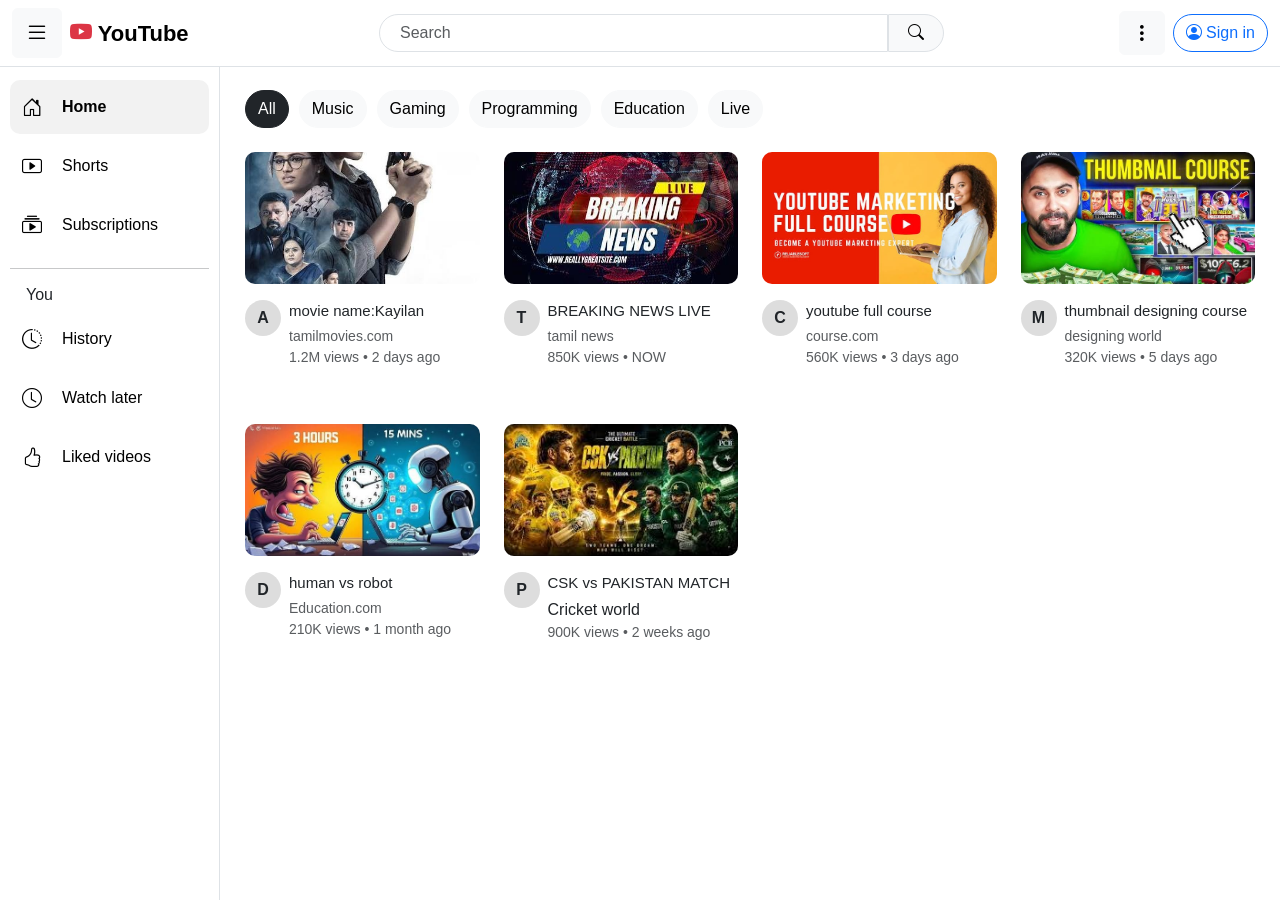
<file: index.html>
<!DOCTYPE html>
<html lang="en">
<head>
    <meta charset="UTF-8">
    <meta name="viewport" content="width=device-width, initial-scale=1.0">

    <title>YouTube Home</title>

    <!-- Bootstrap CSS -->
    <link
        href="https://cdn.jsdelivr.net/npm/bootstrap@5.3.3/dist/css/bootstrap.min.css"
        rel="stylesheet">

    <!-- Bootstrap Icons -->
    <link
        rel="stylesheet"
        href="https://cdn.jsdelivr.net/npm/bootstrap-icons@1.11.3/font/bootstrap-icons.min.css">

    <!-- Custom CSS -->
    <link rel="stylesheet" href="style5.css">
</head>

<body>

<!-- ================= HEADER ================= -->

<nav class="navbar bg-white border-bottom fixed-top">
    <div class="container-fluid">

        <!-- Menu + Logo -->
        <div class="d-flex align-items-center">

            <button class="btn btn-light me-2">
                <i class="bi bi-list fs-4"></i>
            </button>

            <a class="navbar-brand youtube-logo" href="#">
                <i class="bi bi-youtube text-danger"></i>
                YouTube
            </a>

        </div>

        <!-- Search -->
        <form class="d-none d-md-flex search-box">
            <input
                class="form-control"
                type="search"
                placeholder="Search">

            <button class="btn btn-light search-btn">
                <i class="bi bi-search"></i>
            </button>
        </form>

        <!-- Right Side -->
        <div class="d-flex align-items-center">

            <button class="btn btn-light d-md-none me-2">
                <i class="bi bi-search fs-5"></i>
            </button>

            <button class="btn btn-light me-2">
                <i class="bi bi-three-dots-vertical fs-5"></i>
            </button>

            <button class="btn btn-outline-primary rounded-pill">
                <i class="bi bi-person-circle"></i>
                Sign in
            </button>

        </div>

    </div>
</nav>


<!-- ================= SIDEBAR ================= -->

<div class="sidebar bg-white border-end">

    <a href="#" class="sidebar-link active">
        <i class="bi bi-house-door"></i>
        <span>Home</span>
    </a>

    <a href="#" class="sidebar-link">
        <i class="bi bi-play-btn"></i>
        <span>Shorts</span>
    </a>

    <a href="#" class="sidebar-link">
        <i class="bi bi-collection-play"></i>
        <span>Subscriptions</span>
    </a>

    <hr>

    <h6 class="px-3">You</h6>

    <a href="#" class="sidebar-link">
        <i class="bi bi-clock-history"></i>
        <span>History</span>
    </a>

    <a href="#" class="sidebar-link">
        <i class="bi bi-clock"></i>
        <span>Watch later</span>
    </a>

    <a href="#" class="sidebar-link">
        <i class="bi bi-hand-thumbs-up"></i>
        <span>Liked videos</span>
    </a>

</div>


<!-- ================= MAIN CONTENT ================= -->

<main class="main-content">

    <!-- Category Buttons -->

    <div class="category-bar mb-4">

        <button class="btn btn-dark rounded-pill">
            All
        </button>

        <button class="btn btn-light rounded-pill">
            Music
        </button>

        <button class="btn btn-light rounded-pill">
            Gaming
        </button>

        <button class="btn btn-light rounded-pill">
            Programming
        </button>

        <button class="btn btn-light rounded-pill">
            Education
        </button>

        <button class="btn btn-light rounded-pill">
            Live
        </button>

    </div>


    <!-- Video Grid -->

    <div class="row g-4">

        <!-- Video 1 -->
        <div class="col-12 col-sm-6 col-lg-4 col-xl-3">

            <div class="card video-card border-0">

                <img
                    src="movie.jpg"
                    class="card-img-top video-thumbnail"
                    alt="Video thumbnail">

                <div class="card-body px-0">

                    <div class="d-flex">

                        <div class="channel-icon">
                            A
                        </div>

                        <div class="ms-2">

                            <h6 class="video-title">
                                movie name:Kayilan
                            </h6>

                            <p class="text-muted small mb-0">
                               tamilmovies.com
                            </p>

                            <p class="text-muted small">
                                1.2M views • 2 days ago
                            </p>

                        </div>

                    </div>

                </div>

            </div>

        </div>


        <!-- Video 2 -->
        <div class="col-12 col-sm-6 col-lg-4 col-xl-3">

            <div class="card video-card border-0">

                <img
                    src="movie2.jpg"
                    class="card-img-top video-thumbnail"
                    alt="Video thumbnail">

                <div class="card-body px-0">

                    <div class="d-flex">

                        <div class="channel-icon">
                            T
                        </div>

                        <div class="ms-2">

                            <h6 class="video-title">
                          BREAKING NEWS LIVE
                            </h6>

                            <p class="text-muted small mb-0">
                                tamil news
                            </p>

                            <p class="text-muted small">
                                850K views • NOW
                            </p>

                        </div>

                    </div>

                </div>

            </div>

        </div>


        <!-- Video 3 -->
        <div class="col-12 col-sm-6 col-lg-4 col-xl-3">

            <div class="card video-card border-0">

                <img
                    src="movie3.jpg"
                    class="card-img-top video-thumbnail"
                    alt="Video thumbnail">

                <div class="card-body px-0">

                    <div class="d-flex">

                        <div class="channel-icon">
                            C
                        </div>

                        <div class="ms-2">

                            <h6 class="video-title">
                                youtube full course
                            </h6>

                            <p class="text-muted small mb-0">
                                course.com
                            </p>

                            <p class="text-muted small">
                                560K views • 3 days ago
                            </p>

                        </div>

                    </div>

                </div>

            </div>

        </div>


        <!-- Video 4 -->
        <div class="col-12 col-sm-6 col-lg-4 col-xl-3">

            <div class="card video-card border-0">

                <img
                    src="movie4.jpg"
                    class="card-img-top video-thumbnail"
                    alt="Video thumbnail">

                <div class="card-body px-0">

                    <div class="d-flex">

                        <div class="channel-icon">
                            M
                        </div>

                        <div class="ms-2">

                            <h6 class="video-title">
                                thumbnail designing course
                            </h6>

                            <p class="text-muted small mb-0">
                                designing world
                            </p>

                            <p class="text-muted small">
                                320K views • 5 days ago
                            </p>

                        </div>

                    </div>

                </div>

            </div>

        </div>


        <!-- Video 5 -->
        <div class="col-12 col-sm-6 col-lg-4 col-xl-3">

            <div class="card video-card border-0">

                <img
                    src="movie5.jpg"
                    class="card-img-top video-thumbnail"
                    alt="Video thumbnail">

                <div class="card-body px-0">

                    <div class="d-flex">

                        <div class="channel-icon">
                            D
                        </div>

                        <div class="ms-2">

                            <h6 class="video-title">
                                human vs robot
                            </h6>

                            <p class="text-muted small mb-0">
                                Education.com
                            </p>

                            <p class="text-muted small">
                                210K views • 1 month ago
                            </p>

                        </div>

                    </div>

                </div>

            </div>

        </div>


        <!-- Video 6 -->
        <div class="col-12 col-sm-6 col-lg-4 col-xl-3">

            <div class="card video-card border-0">

                <img
                    src="movie1.jpg"
                    class="card-img-top video-thumbnail"
                    alt="Video thumbnail">

                <div class="card-body px-0">

                    <div class="d-flex">

                        <div class="channel-icon">
                            P
                        </div>

                        <div class="ms-2">

                            <h6 class="video-title">
                               CSK vs PAKISTAN MATCH
                            </h6>
							Cricket world

                            <p class="text-muted small mb-0">
                            </p>

                            <p class="text-muted small">
                                900K views • 2 weeks ago
                            </p>

                        </div>

                    </div>

                </div>

            </div>

        </div>

    </div>

</main>

</body>
</html>
</file>
<file: style5.css>
body {
    background-color: #fff;
    font-family: Arial, sans-serif;
    padding-top: 65px;
}


/* ================= HEADER ================= */

.youtube-logo {
    font-size: 22px;
    font-weight: bold;
    color: #000;
}

.search-box {
    width: 45%;
}

.search-box input {
    border-radius: 25px 0 0 25px;
    padding-left: 20px;
}

.search-btn {
    width: 60px;
    border: 1px solid #dee2e6;
    border-radius: 0 25px 25px 0;
}


/* ================= SIDEBAR ================= */

.sidebar {
    position: fixed;
    top: 65px;
    left: 0;
    width: 220px;
    height: calc(100vh - 65px);
    padding: 15px 10px;
    overflow-y: auto;
}

.sidebar-link {
    display: flex;
    align-items: center;
    gap: 20px;

    padding: 12px;
    margin-bottom: 5px;

    color: #000;
    text-decoration: none;

    border-radius: 10px;
}

.sidebar-link:hover {
    background-color: #f2f2f2;
}

.sidebar-link.active {
    background-color: #f2f2f2;
    font-weight: bold;
}

.sidebar-link i {
    font-size: 20px;
}


/* ================= MAIN CONTENT ================= */

.main-content {
    margin-left: 220px;
    padding: 25px;
}


/* ================= CATEGORY BAR ================= */

.category-bar {
    display: flex;
    gap: 10px;
    overflow-x: auto;
    white-space: nowrap;
}

.category-bar::-webkit-scrollbar {
    display: none;
}


/* ================= VIDEO CARD ================= */

.video-card {
    cursor: pointer;
}

.video-thumbnail {
    width: 100%;
    aspect-ratio: 16 / 9;
    object-fit: cover;
    border-radius: 10px;
}

.video-card:hover .video-thumbnail {
    border-radius: 5px;
}

.video-title {
    font-size: 15px;
    line-height: 1.4;
    margin-bottom: 5px;
}


/* ================= CHANNEL ICON ================= */

.channel-icon {
    min-width: 36px;
    height: 36px;

    background-color: #ddd;

    border-radius: 50%;

    display: flex;
    align-items: center;
    justify-content: center;

    font-weight: bold;
}


/* ================= MOBILE ================= */

@media (max-width: 768px) {

    .sidebar {
        width: 70px;
        padding: 10px 5px;
    }

    .sidebar-link {
        justify-content: center;
    }

    .sidebar-link span,
    .sidebar h6,
    .sidebar hr {
        display: none;
    }

    .main-content {
        margin-left: 70px;
        padding: 15px;
    }

    .youtube-logo {
        font-size: 18px;
    }
}


/* ================= SMALL MOBILE ================= */

@media (max-width: 576px) {

    .sidebar {
        display: none;
    }

    .main-content {
        margin-left: 0;
        padding: 12px;
    }

    .search-box {
        display: none !important;
    }

    .video-title {
        font-size: 14px;
    }

    .navbar-brand {
        margin-right: 0;
    }
}@charset "utf-8";
/* CSS Document */
</file>
